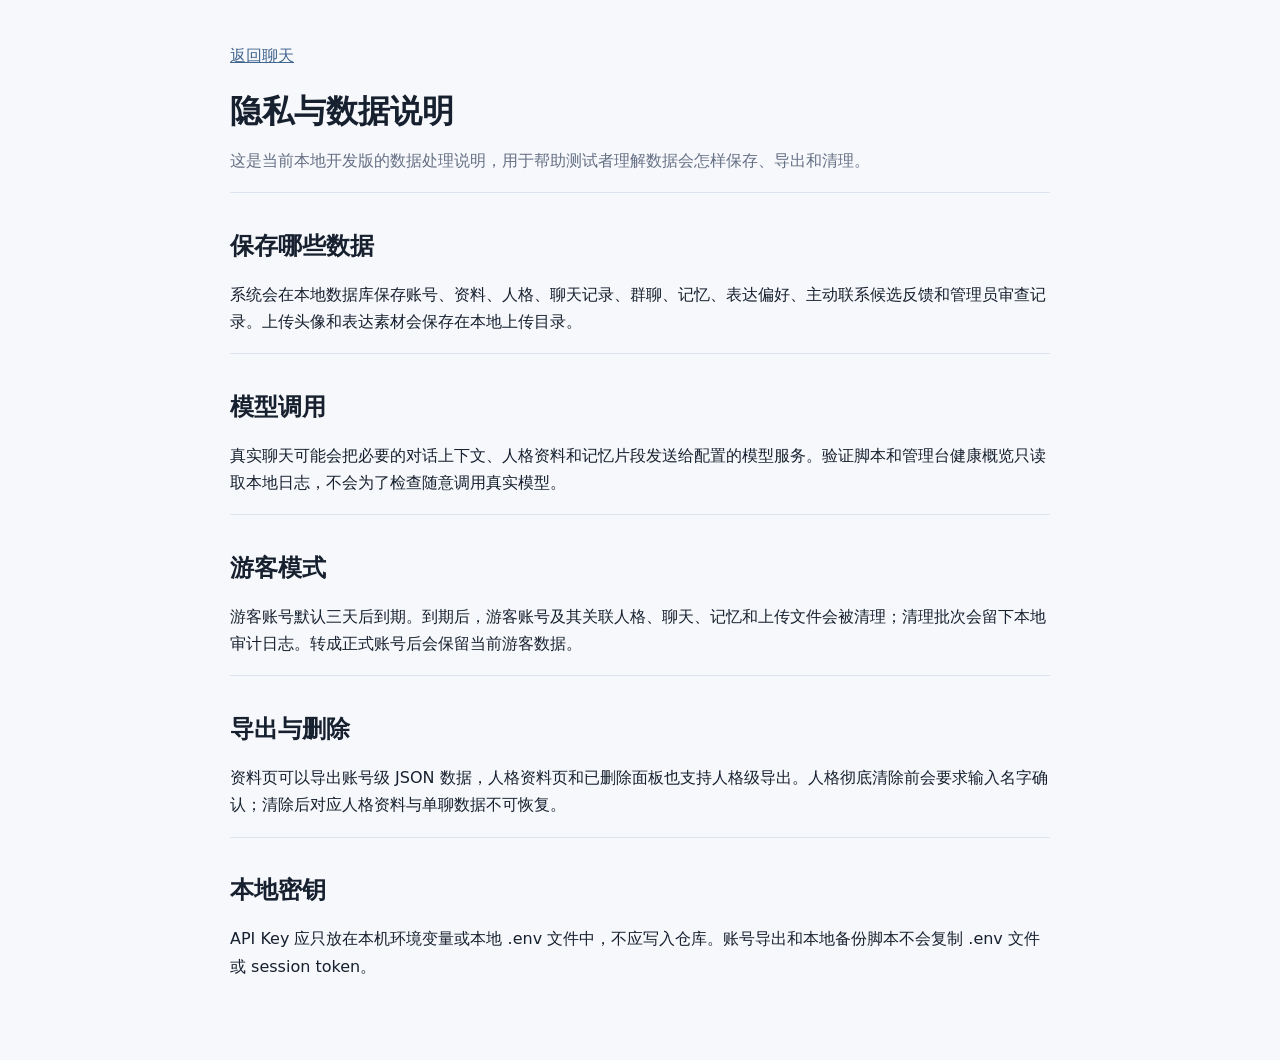
<file: web/privacy.html>
<!DOCTYPE html>
<html lang="zh-CN">
<head>
  <meta charset="UTF-8" />
  <meta name="viewport" content="width=device-width, initial-scale=1.0" />
  <title>隐私与数据说明 - 忆界树</title>
  <style>
    body {
      margin: 0;
      background: #f6f8fb;
      color: #17202f;
      font-family: system-ui, -apple-system, BlinkMacSystemFont, "Segoe UI", sans-serif;
      line-height: 1.7;
    }
    main {
      width: min(820px, calc(100vw - 32px));
      margin: 0 auto;
      padding: 42px 0 64px;
    }
    a { color: #42668f; }
    section {
      margin-top: 18px;
      padding-top: 18px;
      border-top: 1px solid #dde4ee;
    }
    h1, h2 { line-height: 1.25; }
    h1 { margin-bottom: 8px; }
    .muted { color: #667085; }
  </style>
</head>
<body>
  <main>
    <a href="/">返回聊天</a>
    <h1>隐私与数据说明</h1>
    <p class="muted">这是当前本地开发版的数据处理说明，用于帮助测试者理解数据会怎样保存、导出和清理。</p>

    <section>
      <h2>保存哪些数据</h2>
      <p>系统会在本地数据库保存账号、资料、人格、聊天记录、群聊、记忆、表达偏好、主动联系候选反馈和管理员审查记录。上传头像和表达素材会保存在本地上传目录。</p>
    </section>

    <section>
      <h2>模型调用</h2>
      <p>真实聊天可能会把必要的对话上下文、人格资料和记忆片段发送给配置的模型服务。验证脚本和管理台健康概览只读取本地日志，不会为了检查随意调用真实模型。</p>
    </section>

    <section>
      <h2>游客模式</h2>
      <p>游客账号默认三天后到期。到期后，游客账号及其关联人格、聊天、记忆和上传文件会被清理；清理批次会留下本地审计日志。转成正式账号后会保留当前游客数据。</p>
    </section>

    <section>
      <h2>导出与删除</h2>
      <p>资料页可以导出账号级 JSON 数据，人格资料页和已删除面板也支持人格级导出。人格彻底清除前会要求输入名字确认；清除后对应人格资料与单聊数据不可恢复。</p>
    </section>

    <section>
      <h2>本地密钥</h2>
      <p>API Key 应只放在本机环境变量或本地 .env 文件中，不应写入仓库。账号导出和本地备份脚本不会复制 .env 文件或 session token。</p>
    </section>
  </main>
</body>
</html>
</file>
